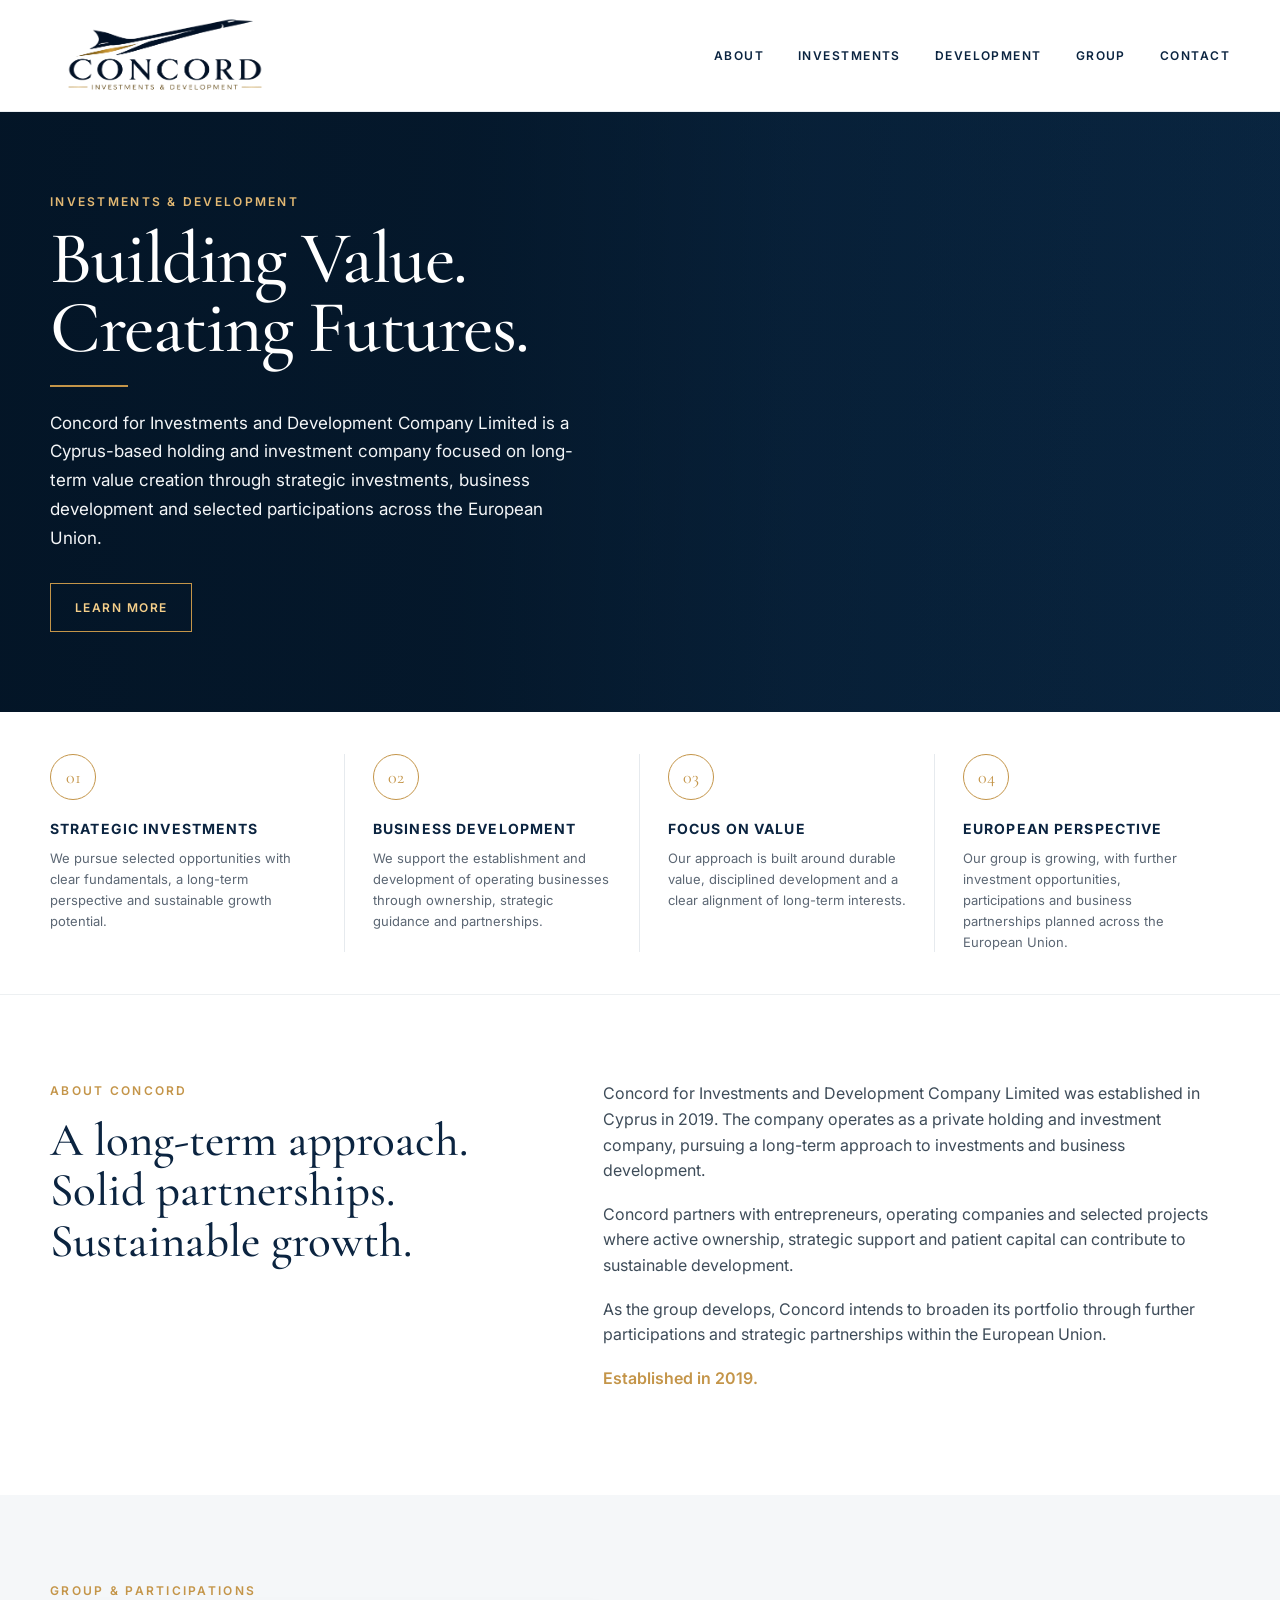
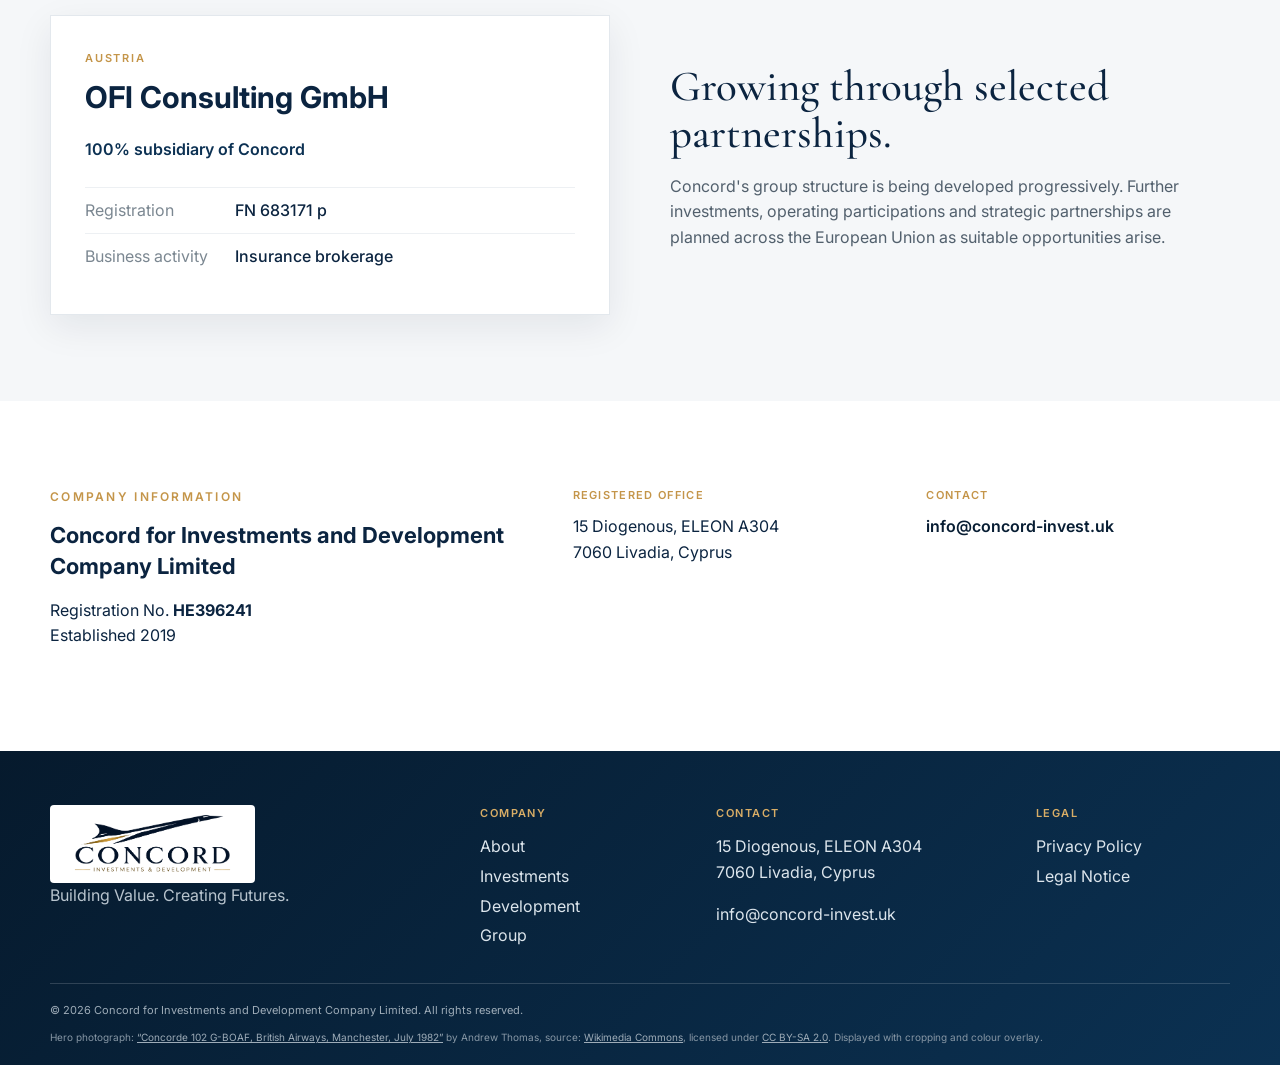
<file: index.html>
<!doctype html>
<html lang="en">
<head>
  <meta charset="utf-8">
  <meta name="viewport" content="width=device-width, initial-scale=1">
  <title>Concord Investments & Development</title>
  <meta name="description" content="Concord for Investments and Development Company Limited is a Cyprus-based holding and investment company established in 2019, focused on strategic investments, business development and European partnerships.">
  <meta name="theme-color" content="#071d33">
  <link rel="stylesheet" href="styles.css">
</head>
<body>
  <header class="site-header">
    <a class="brand" href="#home" aria-label="Concord home" style="display:flex;align-items:center;max-width:230px;overflow:hidden;">
      <img class="brand-logo" src="assets/LOGO.png" alt="Concord Investments & Development" style="display:block;width:230px;max-width:230px;height:auto;object-fit:contain;">
    </a>
    <button class="menu-toggle" type="button" aria-label="Open navigation" aria-expanded="false">Menu</button>
    <nav class="main-nav" aria-label="Main navigation">
      <a href="#about">About</a>
      <a href="#investments">Investments</a>
      <a href="#development">Development</a>
      <a href="#group">Group</a>
      <a href="#contact">Contact</a>
    </nav>
  </header>

  <main>
    <section class="hero" id="home">
      <div class="hero-image" aria-hidden="true"></div>
      <div class="hero-overlay"></div>
      <div class="hero-content shell">
        <p class="eyebrow">Investments & Development</p>
        <h1>Building Value.<br>Creating Futures.</h1>
        <div class="gold-rule"></div>
        <p class="hero-copy">Concord for Investments and Development Company Limited is a Cyprus-based holding and investment company focused on long-term value creation through strategic investments, business development and selected participations across the European Union.</p>
        <a class="button button-outline" href="#about">Learn more</a>
      </div>
    </section>

    <section class="pillars" id="investments">
      <div class="shell pillar-grid">
        <article class="pillar"><span class="pillar-icon">01</span><h2>Strategic Investments</h2><p>We pursue selected opportunities with clear fundamentals, a long-term perspective and sustainable growth potential.</p></article>
        <article class="pillar" id="development"><span class="pillar-icon">02</span><h2>Business Development</h2><p>We support the establishment and development of operating businesses through ownership, strategic guidance and partnerships.</p></article>
        <article class="pillar"><span class="pillar-icon">03</span><h2>Focus on Value</h2><p>Our approach is built around durable value, disciplined development and a clear alignment of long-term interests.</p></article>
        <article class="pillar"><span class="pillar-icon">04</span><h2>European Perspective</h2><p>Our group is growing, with further investment opportunities, participations and business partnerships planned across the European Union.</p></article>
      </div>
    </section>

    <section class="about section" id="about">
      <div class="shell split">
        <div><p class="eyebrow dark">About Concord</p><h2 class="section-title">A long-term approach.<br>Solid partnerships. Sustainable growth.</h2></div>
        <div class="prose">
          <p>Concord for Investments and Development Company Limited was established in Cyprus in 2019. The company operates as a private holding and investment company, pursuing a long-term approach to investments and business development.</p>
          <p>Concord partners with entrepreneurs, operating companies and selected projects where active ownership, strategic support and patient capital can contribute to sustainable development.</p>
          <p>As the group develops, Concord intends to broaden its portfolio through further participations and strategic partnerships within the European Union.</p>
          <p class="established">Established in 2019.</p>
        </div>
      </div>
    </section>

    <section class="group section" id="group">
      <div class="shell">
        <p class="eyebrow dark">Group & Participations</p>
        <div class="group-layout">
          <article class="participation-card">
            <div class="country">Austria</div><h2>OFI Consulting GmbH</h2><p class="ownership">100% subsidiary of Concord</p>
            <dl><div><dt>Registration</dt><dd>FN 683171 p</dd></div><div><dt>Business activity</dt><dd>Insurance brokerage</dd></div></dl>
          </article>
          <div class="growth-copy"><h2>Growing through selected partnerships.</h2><p>Concord's group structure is being developed progressively. Further investments, operating participations and strategic partnerships are planned across the European Union as suitable opportunities arise.</p></div>
        </div>
      </div>
    </section>

    <section class="company section" id="contact">
      <div class="shell company-grid">
        <div><p class="eyebrow dark">Company Information</p><h2>Concord for Investments and Development Company Limited</h2><p>Registration No. <strong>HE396241</strong><br>Established 2019</p></div>
        <div><p class="label">Registered office</p><address>15 Diogenous, ELEON A304<br>7060 Livadia, Cyprus</address></div>
        <div><p class="label">Contact</p><a class="email-link" href="mailto:info@concord-invest.uk">info@concord-invest.uk</a></div>
      </div>
    </section>
  </main>

  <footer class="site-footer">
    <div class="shell footer-grid">
      <div class="footer-brand">
        <div class="footer-logo-card" style="display:inline-flex;align-items:center;justify-content:center;background:#fff;padding:8px 10px;border-radius:4px;max-width:205px;overflow:hidden;">
          <img class="brand-logo" src="assets/LOGO.png" alt="Concord Investments & Development" style="display:block;width:185px;max-width:185px;height:auto;object-fit:contain;">
        </div>
        <p>Building Value. Creating Futures.</p>
      </div>
      <div><p class="footer-heading">Company</p><a href="#about">About</a><a href="#investments">Investments</a><a href="#development">Development</a><a href="#group">Group</a></div>
      <div><p class="footer-heading">Contact</p><p>15 Diogenous, ELEON A304<br>7060 Livadia, Cyprus</p><a href="mailto:info@concord-invest.uk">info@concord-invest.uk</a></div>
      <div><p class="footer-heading">Legal</p><a href="privacy.html">Privacy Policy</a><a href="legal.html">Legal Notice</a></div>
    </div>
    <div class="shell copyright">© 2026 Concord for Investments and Development Company Limited. All rights reserved.<div class="photo-credit">Hero photograph: <a href="https://commons.wikimedia.org/wiki/File%3AConcorde_102_G-BOAF%2C_British_Airways%2C_Manchester%2C_July_1982._%285499205415%29.jpg" target="_blank" rel="noopener noreferrer">“Concorde 102 G-BOAF, British Airways, Manchester, July 1982”</a> by Andrew Thomas, source: <a href="https://commons.wikimedia.org/wiki/File%3AConcorde_102_G-BOAF%2C_British_Airways%2C_Manchester%2C_July_1982._%285499205415%29.jpg" target="_blank" rel="noopener noreferrer">Wikimedia Commons</a>, licensed under <a href="https://creativecommons.org/licenses/by-sa/2.0/" target="_blank" rel="license noopener noreferrer">CC BY-SA 2.0</a>. Displayed with cropping and colour overlay.</div></div>
  </footer>

  <script>
    const toggle=document.querySelector('.menu-toggle');const nav=document.querySelector('.main-nav');
    toggle.addEventListener('click',()=>{const open=nav.classList.toggle('open');toggle.setAttribute('aria-expanded',String(open));});
    nav.querySelectorAll('a').forEach(link=>link.addEventListener('click',()=>{nav.classList.remove('open');toggle.setAttribute('aria-expanded','false');}));
  </script>
</body>
</html>
</file>
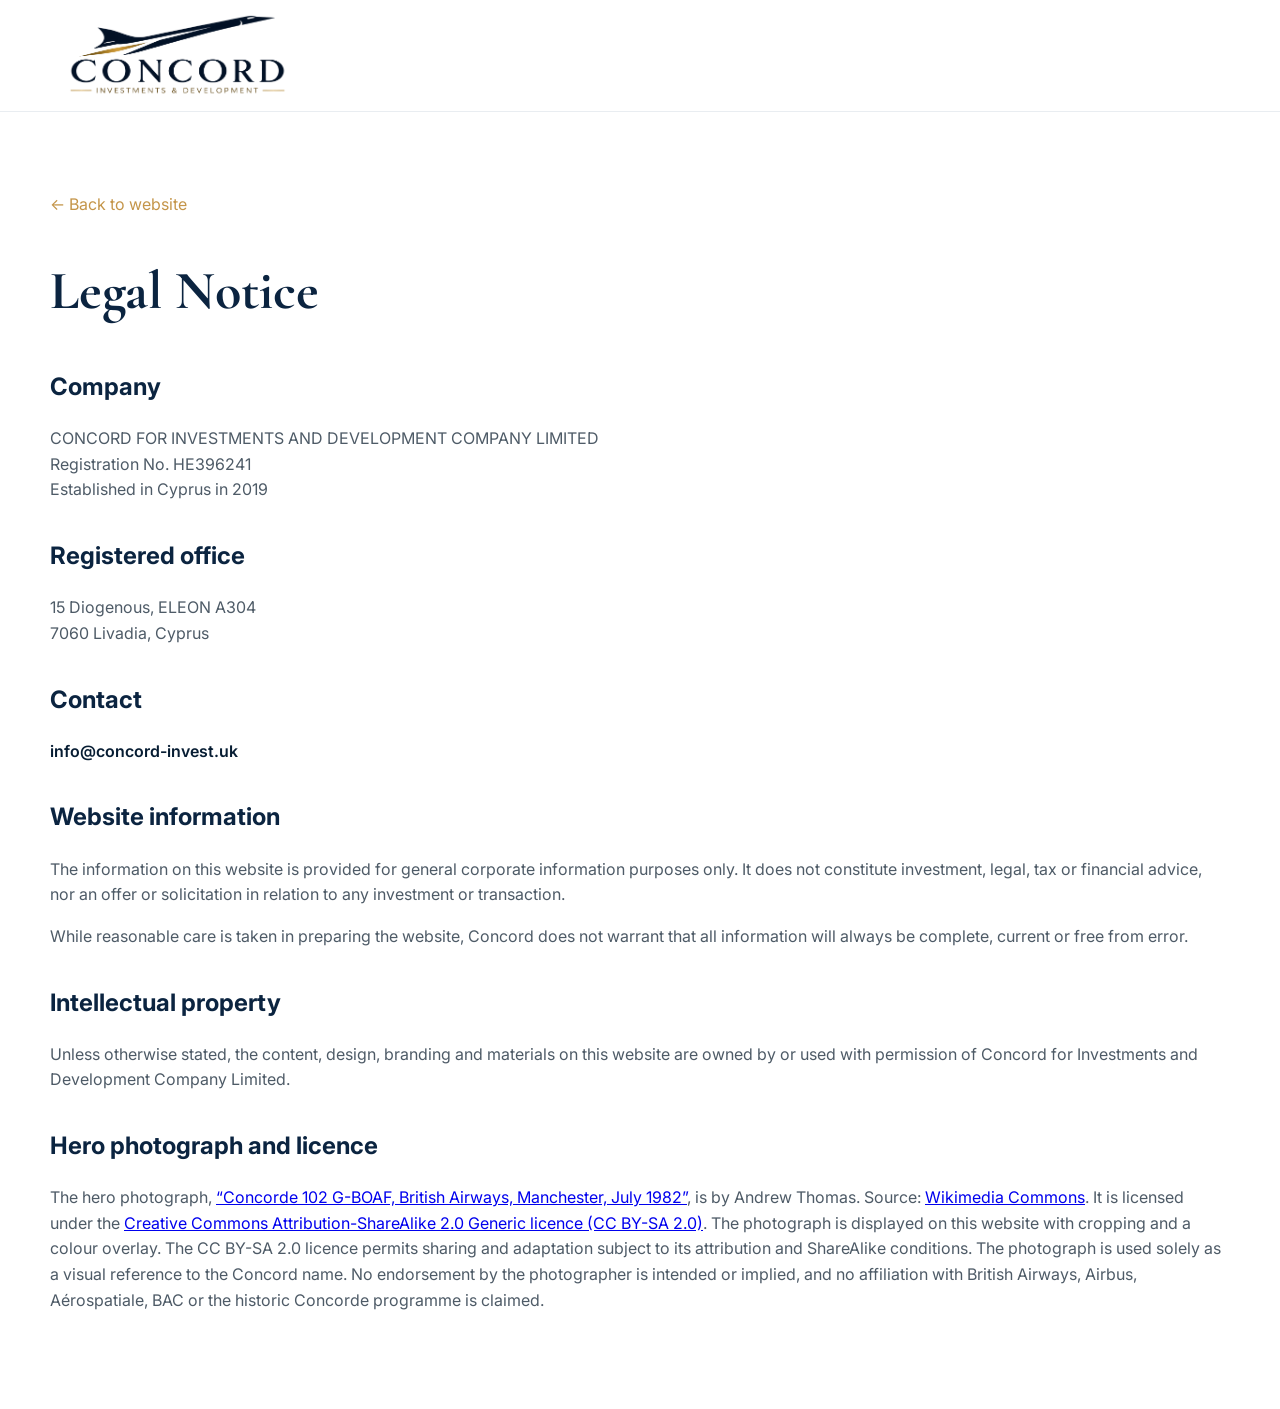
<file: legal.html>
<!doctype html><html lang="en"><head><meta charset="utf-8"><meta name="viewport" content="width=device-width, initial-scale=1"><title>Legal Notice | Concord</title><link rel="stylesheet" href="styles.css"></head><body><header class="site-header legal-header"><a class="brand" href="index.html" aria-label="Concord home"><img class="brand-logo" src="assets/LOGO.png" alt="Concord Investments & Development"></a></header><main class="legal-page"><div class="shell"><a class="back-link" href="index.html">← Back to website</a><h1>Legal Notice</h1><h2>Company</h2><p>CONCORD FOR INVESTMENTS AND DEVELOPMENT COMPANY LIMITED<br>Registration No. HE396241<br>Established in Cyprus in 2019</p><h2>Registered office</h2><p>15 Diogenous, ELEON A304<br>7060 Livadia, Cyprus</p><h2>Contact</h2><p><a class="email-link" href="mailto:info@concord-invest.uk">info@concord-invest.uk</a></p><h2>Website information</h2><p>The information on this website is provided for general corporate information purposes only. It does not constitute investment, legal, tax or financial advice, nor an offer or solicitation in relation to any investment or transaction.</p><p>While reasonable care is taken in preparing the website, Concord does not warrant that all information will always be complete, current or free from error.</p><h2>Intellectual property</h2><p>Unless otherwise stated, the content, design, branding and materials on this website are owned by or used with permission of Concord for Investments and Development Company Limited.</p><h2>Hero photograph and licence</h2><p>The hero photograph, <a href="https://commons.wikimedia.org/wiki/File%3AConcorde_102_G-BOAF%2C_British_Airways%2C_Manchester%2C_July_1982._%285499205415%29.jpg" target="_blank" rel="noopener noreferrer">“Concorde 102 G-BOAF, British Airways, Manchester, July 1982”</a>, is by Andrew Thomas. Source: <a href="https://commons.wikimedia.org/wiki/File%3AConcorde_102_G-BOAF%2C_British_Airways%2C_Manchester%2C_July_1982._%285499205415%29.jpg" target="_blank" rel="noopener noreferrer">Wikimedia Commons</a>. It is licensed under the <a href="https://creativecommons.org/licenses/by-sa/2.0/" target="_blank" rel="license noopener noreferrer">Creative Commons Attribution-ShareAlike 2.0 Generic licence (CC BY-SA 2.0)</a>. The photograph is displayed on this website with cropping and a colour overlay. The CC BY-SA 2.0 licence permits sharing and adaptation subject to its attribution and ShareAlike conditions. The photograph is used solely as a visual reference to the Concord name. No endorsement by the photographer is intended or implied, and no affiliation with British Airways, Airbus, Aérospatiale, BAC or the historic Concorde programme is claimed.</p></div></main></body></html>
</file>
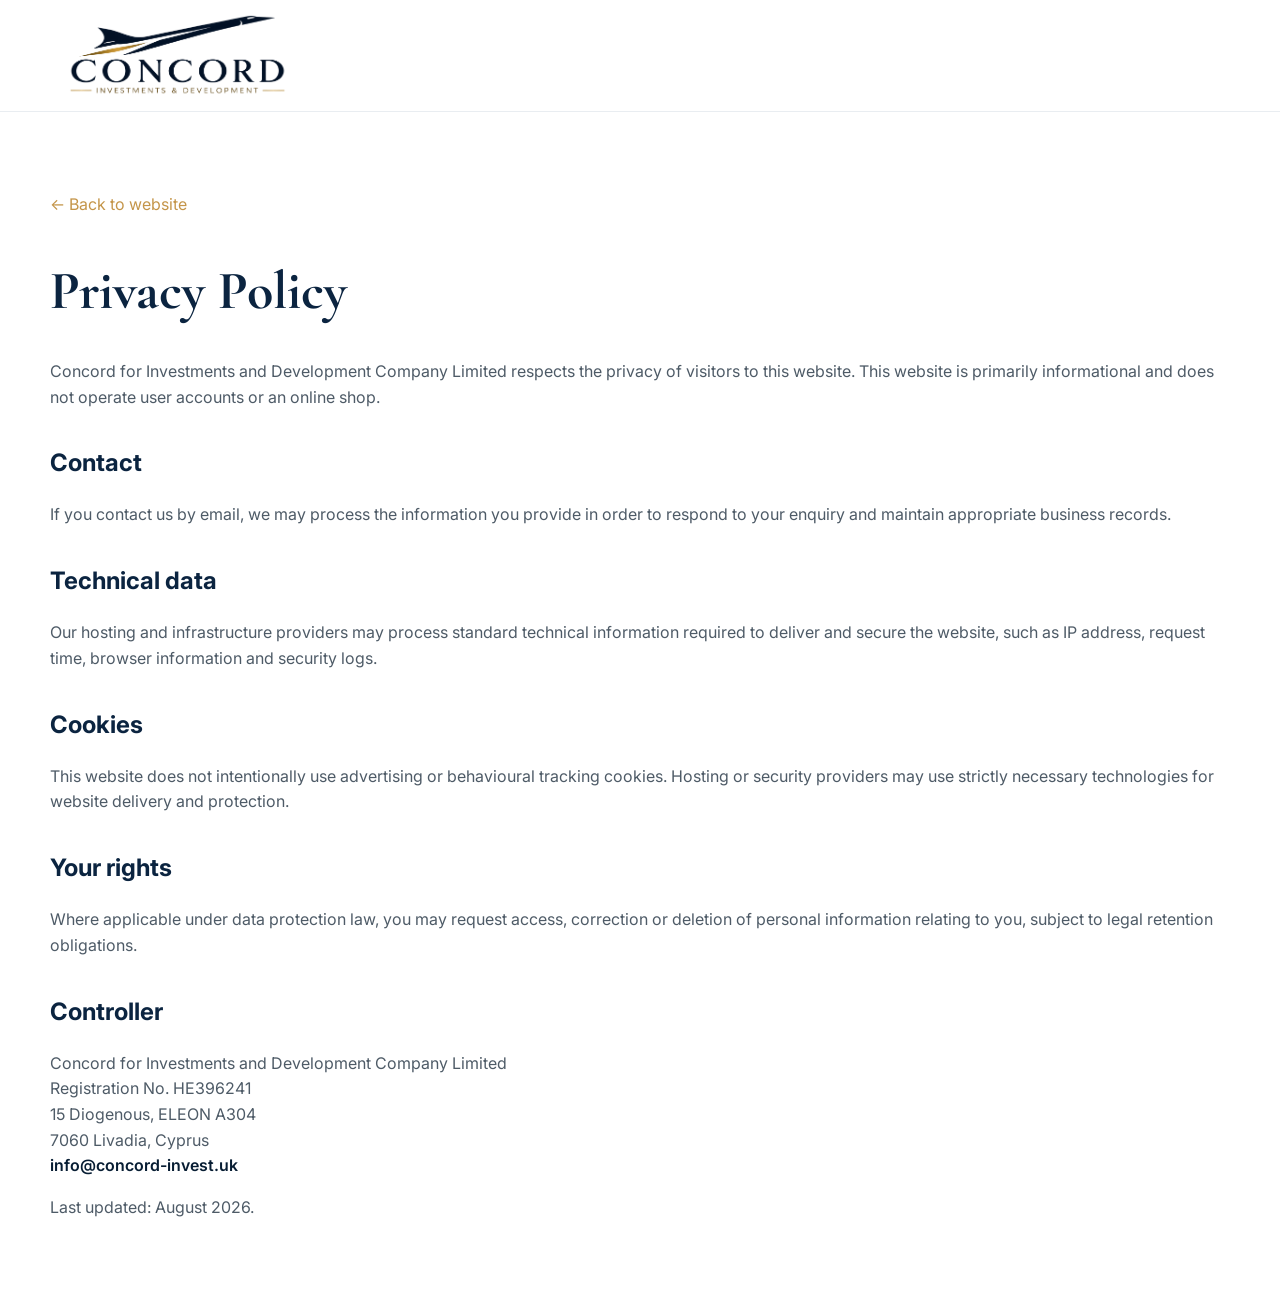
<file: privacy.html>
<!doctype html><html lang="en"><head><meta charset="utf-8"><meta name="viewport" content="width=device-width, initial-scale=1"><title>Privacy Policy | Concord</title><link rel="stylesheet" href="styles.css"></head><body><header class="site-header legal-header"><a class="brand" href="index.html" aria-label="Concord home"><img class="brand-logo" src="assets/LOGO.png" alt="Concord Investments & Development"></a></header><main class="legal-page"><div class="shell"><a class="back-link" href="index.html">← Back to website</a><h1>Privacy Policy</h1><p>Concord for Investments and Development Company Limited respects the privacy of visitors to this website. This website is primarily informational and does not operate user accounts or an online shop.</p><h2>Contact</h2><p>If you contact us by email, we may process the information you provide in order to respond to your enquiry and maintain appropriate business records.</p><h2>Technical data</h2><p>Our hosting and infrastructure providers may process standard technical information required to deliver and secure the website, such as IP address, request time, browser information and security logs.</p><h2>Cookies</h2><p>This website does not intentionally use advertising or behavioural tracking cookies. Hosting or security providers may use strictly necessary technologies for website delivery and protection.</p><h2>Your rights</h2><p>Where applicable under data protection law, you may request access, correction or deletion of personal information relating to you, subject to legal retention obligations.</p><h2>Controller</h2><p>Concord for Investments and Development Company Limited<br>Registration No. HE396241<br>15 Diogenous, ELEON A304<br>7060 Livadia, Cyprus<br><a class="email-link" href="mailto:info@concord-invest.uk">info@concord-invest.uk</a></p><p>Last updated: August 2026.</p></div></main></body></html>
</file>
<file: styles.css>
@import url('https://fonts.googleapis.com/css2?family=Cormorant+Garamond:wght@500;600&family=Inter:wght@400;500;600&display=swap');
:root{--navy:#071d33;--navy2:#0c3153;--gold:#c49549;--ink:#0b2440;--muted:#5c6774;--paper:#fff;--soft:#f5f7f9}*{box-sizing:border-box}html{scroll-behavior:smooth}body{margin:0;color:var(--ink);font-family:Inter,Arial,sans-serif;background:#fff;line-height:1.6}.shell{width:min(1180px,calc(100% - 48px));margin:auto}.site-header{height:112px;display:flex;align-items:center;justify-content:space-between;padding:0 max(24px,calc((100vw - 1180px)/2));background:#fff;position:sticky;top:0;z-index:20;border-bottom:1px solid #e9edf1}.brand{display:flex;align-items:center;text-decoration:none}.brand-logo{width:255px;height:auto;display:block}.main-nav{display:flex;gap:34px;align-items:center}.main-nav a{color:var(--ink);text-decoration:none;text-transform:uppercase;letter-spacing:.12em;font-size:12px;font-weight:600}.main-nav a:hover{color:var(--gold)}.menu-toggle{display:none;background:none;border:1px solid #ccd4dc;padding:9px 12px;color:var(--ink)}.hero{position:relative;min-height:600px;display:flex;align-items:center;overflow:hidden;background:#0a2743}.hero-image{position:absolute;inset:0;background-image:url('https://upload.wikimedia.org/wikipedia/commons/thumb/7/77/Concorde_102_G-BOAF%2C_British_Airways%2C_Manchester%2C_July_1982._%285499205415%29.jpg/1280px-Concorde_102_G-BOAF%2C_British_Airways%2C_Manchester%2C_July_1982._%285499205415%29.jpg');background-position:center 42%;background-size:cover;background-repeat:no-repeat;transform:scale(1.015)}.hero-overlay{position:absolute;inset:0;background:linear-gradient(90deg,rgba(3,20,37,.93) 0%,rgba(3,20,37,.78) 36%,rgba(3,20,37,.34) 62%,rgba(3,20,37,.08) 100%),linear-gradient(180deg,rgba(7,29,51,.08),rgba(7,29,51,.2))}.hero-content{position:relative;color:#fff;padding:72px 0;max-width:1180px}.hero-content>*{max-width:540px}.eyebrow{text-transform:uppercase;letter-spacing:.19em;font-size:12px;font-weight:600;color:#e2b873;margin:0 0 14px}.eyebrow.dark{color:var(--gold)}h1,.section-title,.growth-copy h2{font-family:'Cormorant Garamond',Georgia,serif}.hero h1{font-size:74px;line-height:.93;font-weight:500;margin:0 0 22px;letter-spacing:-.02em}.gold-rule{width:78px;height:2px;background:var(--gold);margin:22px 0}.hero-copy{font-size:17px;line-height:1.7;color:#f4f6f8;margin-bottom:30px}.button{display:inline-block;text-decoration:none;text-transform:uppercase;letter-spacing:.12em;font-weight:600;font-size:12px;padding:14px 24px}.button-outline{border:1px solid var(--gold);color:#f5cf8a}.button-outline:hover{background:var(--gold);color:#071d33}.pillars{padding:42px 0;background:#fff;border-bottom:1px solid #edf0f2}.pillar-grid{display:grid;grid-template-columns:repeat(4,1fr);gap:0}.pillar{padding:0 28px;border-right:1px solid #e6eaee}.pillar:first-child{padding-left:0}.pillar:last-child{border-right:0}.pillar-icon{width:46px;height:46px;border:1px solid var(--gold);border-radius:50%;display:flex;align-items:center;justify-content:center;color:var(--gold);font-family:'Cormorant Garamond',Georgia,serif;font-size:18px;margin-bottom:18px}.pillar h2{font-size:14px;text-transform:uppercase;letter-spacing:.08em;margin:0 0 8px}.pillar p{font-size:13px;color:var(--muted);margin:0}.section{padding:86px 0}.split{display:grid;grid-template-columns:.85fr 1.15fr;gap:90px;align-items:start}.section-title{font-size:47px;line-height:1.08;font-weight:500;margin:0}.prose{font-size:16px;color:#3e4c59}.prose p{margin-top:0;margin-bottom:18px}.established{color:var(--gold);font-weight:600}.group{background:var(--soft)}.group-layout{display:grid;grid-template-columns:1fr 1fr;gap:60px;align-items:center}.participation-card{background:#fff;border:1px solid #e3e8ed;box-shadow:0 12px 35px rgba(7,29,51,.08);padding:34px}.country{text-transform:uppercase;letter-spacing:.16em;color:var(--gold);font-size:11px;font-weight:600}.participation-card h2{margin:6px 0 2px;font-size:30px}.ownership{color:var(--navy2);font-weight:600}.participation-card dl{margin:24px 0 0}.participation-card dl div{display:grid;grid-template-columns:150px 1fr;padding:10px 0;border-top:1px solid #edf0f3}.participation-card dt{color:#7b8791}.participation-card dd{margin:0;font-weight:500}.growth-copy h2{font-size:43px;line-height:1.1;font-weight:500;margin:0 0 14px}.growth-copy p{color:#52606d;font-size:16px}.company-grid{display:grid;grid-template-columns:1.4fr .9fr .9fr;gap:50px;align-items:start}.company h2{font-size:22px;line-height:1.4;margin:0 0 12px}.label{text-transform:uppercase;letter-spacing:.12em;font-size:11px;font-weight:600;color:var(--gold);margin:0 0 10px}address{font-style:normal}.email-link{color:var(--navy);font-weight:600;text-decoration:none}.site-footer{background:linear-gradient(135deg,#061a2d,#0b3152);color:#dce5ec;padding:54px 0 20px}.footer-grid{display:grid;grid-template-columns:1.4fr .7fr 1fr .7fr;gap:42px}.footer-logo-card{display:inline-block;background:#fff;padding:10px 14px;border-radius:4px}.footer-brand .brand-logo{width:235px}.footer-brand p{color:#b8c4ce;margin-top:14px}.footer-heading{text-transform:uppercase;letter-spacing:.13em;color:#d8ad66;font-size:11px;font-weight:600;margin:0 0 12px}.site-footer a{display:block;color:#dce5ec;text-decoration:none;margin:4px 0}.site-footer a:hover{color:#f0c678}.site-footer p{margin-top:0}.copyright{border-top:1px solid rgba(255,255,255,.16);padding-top:18px;margin-top:30px;font-size:11px;color:#9eacb8}.photo-credit{font-size:10px;color:#8797a5;margin-top:10px}.photo-credit a{display:inline;color:#9eacb8;text-decoration:underline}.legal-page{min-height:70vh;padding:80px 0}.legal-page h1{font-family:'Cormorant Garamond',Georgia,serif;font-size:54px;margin:0 0 25px}.legal-page h2{margin-top:34px}.legal-page p,.legal-page li{color:#4e5b67}.back-link{display:inline-block;margin-bottom:30px;color:var(--gold);text-decoration:none}.legal-header{position:static}.legal-header .main-nav{display:none}@media(max-width:900px){.site-header{height:86px}.brand-logo{width:205px}.menu-toggle{display:block}.main-nav{display:none;position:absolute;top:86px;left:0;right:0;background:#fff;padding:24px;flex-direction:column;gap:18px;border-bottom:1px solid #e4e9ee}.main-nav.open{display:flex}.hero{min-height:560px}.hero h1{font-size:58px}.pillar-grid{grid-template-columns:1fr 1fr;gap:34px}.pillar{border-right:0;padding:0}.split,.group-layout,.company-grid,.footer-grid{grid-template-columns:1fr}.split{gap:30px}.group-layout{gap:30px}.company-grid{gap:28px}.footer-grid{gap:28px}}@media(max-width:600px){.shell{width:min(100% - 32px,1180px)}.hero{min-height:590px}.hero-image{background-position:61% center}.hero-overlay{background:linear-gradient(90deg,rgba(3,20,37,.94),rgba(3,20,37,.63))}.hero h1{font-size:49px}.hero-copy{font-size:15px}.pillar-grid{grid-template-columns:1fr}.pillar{padding-bottom:24px}.section{padding:62px 0}.section-title,.growth-copy h2{font-size:37px}.participation-card{padding:25px}.participation-card dl div{grid-template-columns:1fr;gap:3px}.site-header{padding:0 16px}.brand-logo{width:178px}.footer-brand .brand-logo{width:190px}}
</file>
